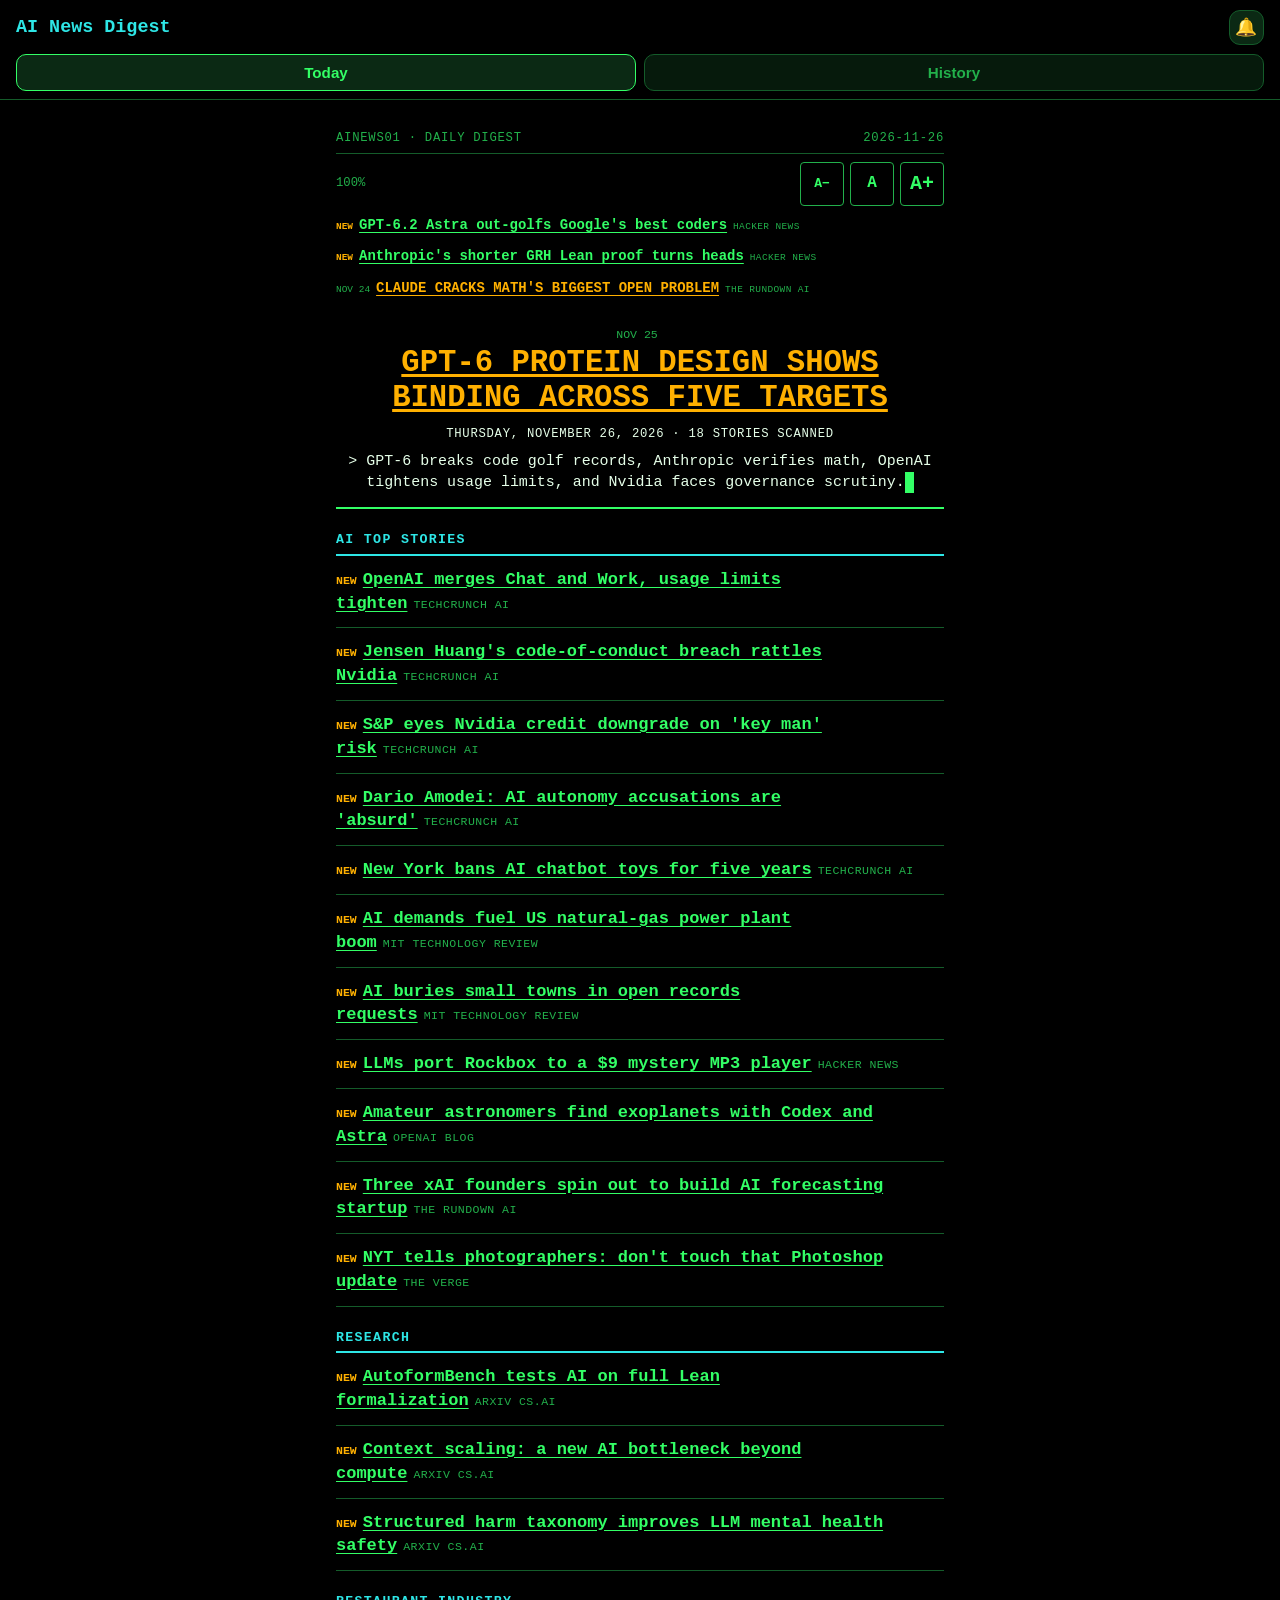
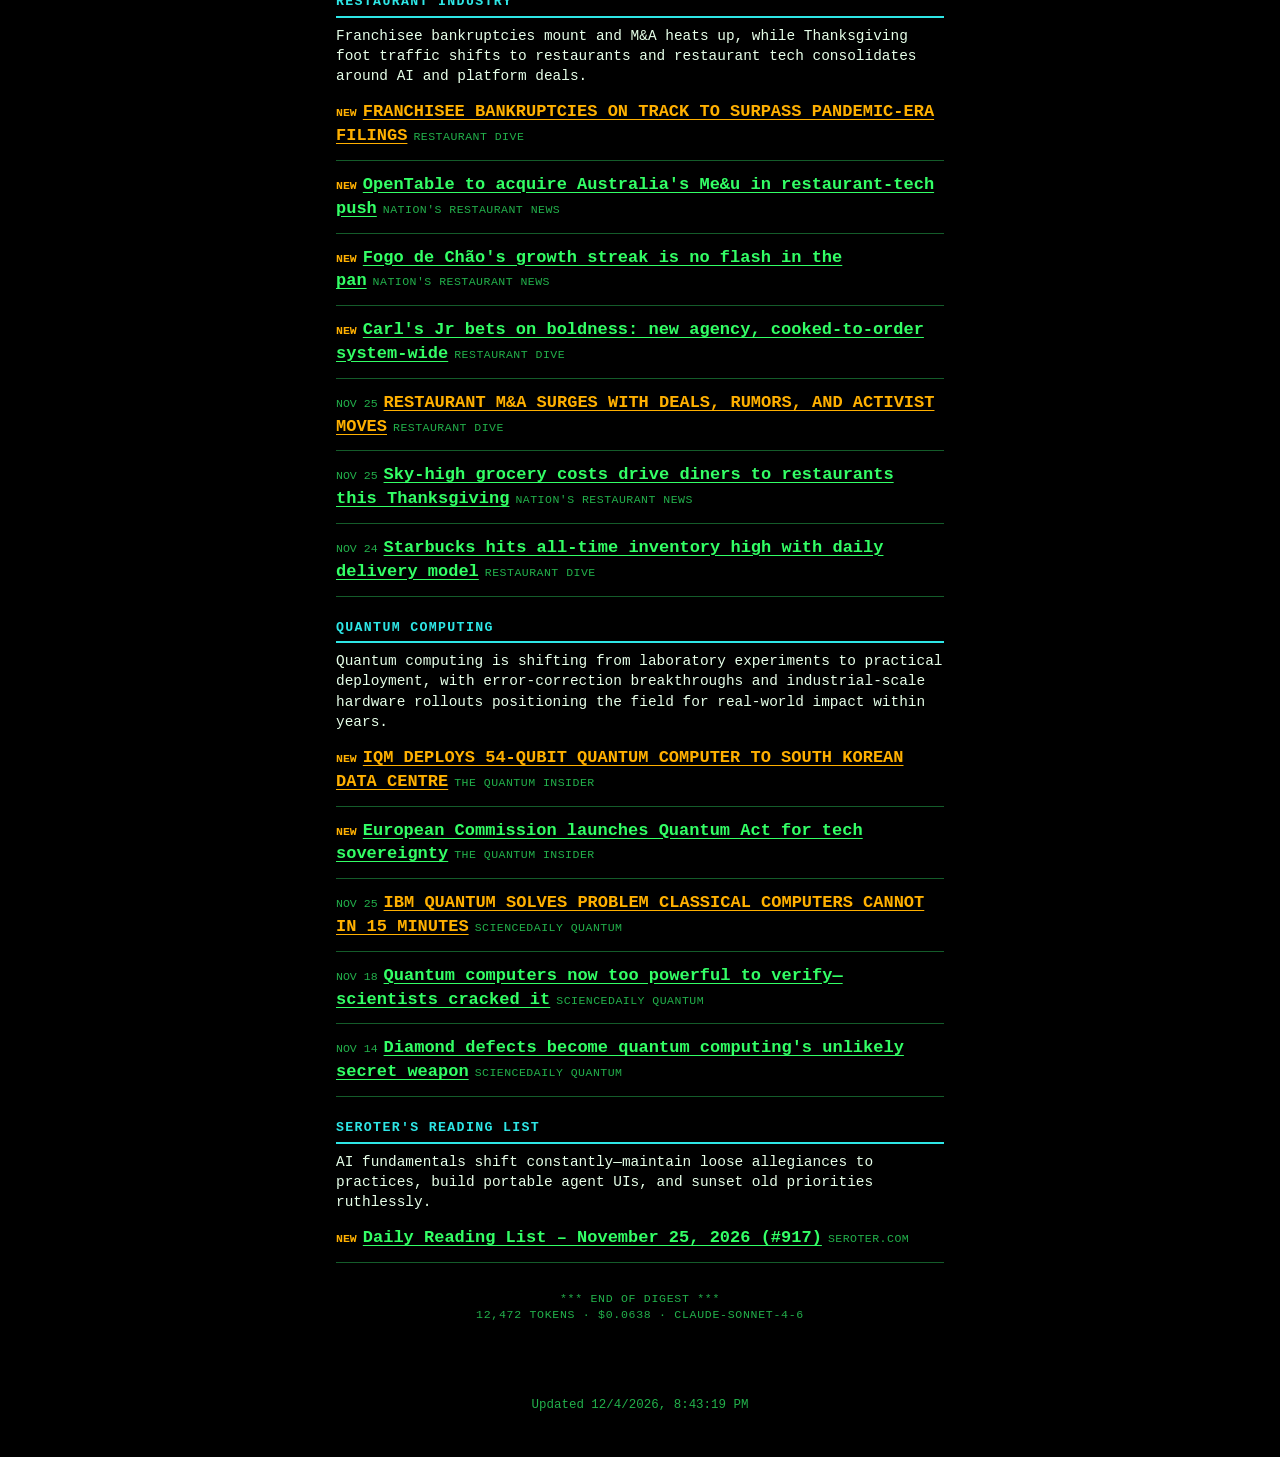
<file: index.html>
<!DOCTYPE html>
<html lang="en">
<head>
<meta charset="UTF-8">
<meta name="viewport" content="width=device-width, initial-scale=1, viewport-fit=cover">
<title>AI News Digest</title>
<meta name="theme-color" content="#000000">
<meta name="color-scheme" content="dark">
<link rel="manifest" href="./manifest.webmanifest">
<!-- iOS home-screen app behavior -->
<meta name="apple-mobile-web-app-capable" content="yes">
<meta name="apple-mobile-web-app-status-bar-style" content="black-translucent">
<meta name="apple-mobile-web-app-title" content="AI Digest">
<link rel="apple-touch-icon" href="./icons/icon-180.png">
<link rel="stylesheet" href="./styles.css">
</head>
<body>
<header class="topbar">
  <div class="titlerow">
    <h1>AI News Digest</h1>
    <button id="notify-btn" class="notify-btn" title="Daily notification">🔔</button>
  </div>
  <div class="tabs">
    <button id="tab-today" class="tab active" data-view="today">Today</button>
    <button id="tab-history" class="tab" data-view="history">History</button>
  </div>
</header>

<main id="content">
  <div id="loading" class="status">Loading…</div>
</main>

<!-- One-time notification hand-off: shown after subscribing. -->
<div id="notify-panel" class="panel" hidden>
  <div class="panel-card">
    <h2>Finish enabling notifications</h2>
    <p>Copy the code below, then on your Mac run this once in Terminal:</p>
    <pre class="cmd">cd ~/code/work/ai-news-agent
./.venv/bin/python -m utils.push_register '&lt;paste code&gt;'</pre>
    <textarea id="sub-blob" readonly rows="5"></textarea>
    <div class="panel-actions">
      <button id="copy-sub" class="btn-primary">Copy code</button>
      <button id="close-panel" class="btn-ghost">Done</button>
    </div>
    <p id="notify-msg" class="notify-msg"></p>
  </div>
</div>

<div id="pull-hint" class="pull-hint" hidden>Release to refresh…</div>

<script src="./vendor/marked.min.js"></script>
<script src="./zoom.js"></script>
<script src="./app.js"></script>
</body>
</html>
</file>
<file: styles.css>
/* AI News Digest PWA — mobile-first, mainframe-terminal palette (matches the headline
   page from utils/headline_page.py, which carries its own styles). */
* { box-sizing: border-box; margin: 0; padding: 0; -webkit-tap-highlight-color: transparent; }
:root {
  --bg: #000; --surface: #061a0c; --surface2: #0b2914; --border: #145c2a;
  --accent: #33ff66; --accent2: #2ee6e6; --text: #33ff66; --muted: #22b04b;
  --green: #33ff66; --yellow: #ffb000;
}
html { -webkit-text-size-adjust: 100%; }
body {
  background: var(--bg); color: var(--text);
  font-family: "IBM Plex Mono", Menlo, Consolas, "Courier New", monospace;
  font-size: 17px; line-height: 1.7;
  min-height: 100vh;
}

/* Sticky top bar with safe-area insets for the notch */
.topbar {
  position: sticky; top: 0; z-index: 10;
  background: rgba(0,0,0,.94); backdrop-filter: saturate(180%) blur(12px);
  border-bottom: 1px solid var(--border);
  padding: calc(env(safe-area-inset-top) + .6rem) 1rem .5rem;
}
.topbar h1 { font-size: 1.15rem; color: var(--accent2); font-weight: 700; }
.tabs { display: flex; gap: .5rem; margin-top: .6rem; }
.tab {
  flex: 1; appearance: none; border: 1px solid var(--border); background: var(--surface);
  color: var(--muted); font-size: .95rem; font-weight: 600; padding: .55rem; border-radius: 10px;
}
.tab.active { color: var(--text); border-color: var(--accent); background: var(--surface2); }

main {
  max-width: 820px; margin: 0 auto;
  padding: 1.1rem 1rem calc(env(safe-area-inset-bottom) + 2.5rem);
}
.status { color: var(--muted); text-align: center; padding: 3rem 1rem; }

/* Rendered digest markdown */
.digest-meta { color: var(--muted); font-size: .82rem; margin-bottom: 1rem; }
.digest h1 { font-size: 1.4rem; color: var(--accent2); margin: .2rem 0 1rem; }
.digest h2 {
  font-size: 1.1rem; color: var(--accent); margin: 1.8rem 0 .6rem;
  padding-bottom: .35rem; border-bottom: 1px solid var(--border);
}
.digest h3 { font-size: 1rem; color: var(--accent2); margin: 1.2rem 0 .4rem; }
.digest ul, .digest ol { padding-left: 1.2rem; }
.digest li { margin-bottom: .6rem; }
.digest p { margin-bottom: .85rem; }
.digest a { color: var(--accent); text-decoration: none; overflow-wrap: anywhere; }
.digest a:active { text-decoration: underline; }
.digest hr { border: none; border-top: 1px solid var(--border); margin: 1.5rem 0; }
.digest em { color: var(--muted); font-style: normal; font-size: .9rem; }
.digest strong { color: var(--text); }
.digest blockquote {
  border-left: 3px solid var(--accent2); background: var(--surface);
  padding: .6rem .9rem; margin: .8rem 0; border-radius: 0 8px 8px 0; color: var(--text);
}
.digest code {
  background: var(--surface2); padding: .1rem .35rem; border-radius: 5px;
  font-family: ui-monospace, Menlo, monospace; font-size: .85em;
}

/* History list */
.history-item {
  display: flex; justify-content: space-between; align-items: center;
  background: var(--surface); border: 1px solid var(--border); border-radius: 12px;
  padding: .9rem 1.1rem; margin-bottom: .7rem; color: var(--text);
}
.history-item .date { font-weight: 700; font-family: ui-monospace, Menlo, monospace; }
.history-item .count { color: var(--muted); font-size: .85rem; }
.history-item:active { border-color: var(--accent); }

.backlink {
  display: inline-block; margin-bottom: 1rem; color: var(--accent);
  font-weight: 600; font-size: .95rem;
}
.refreshed { text-align: center; color: var(--muted); font-size: .78rem; margin-top: 2rem; }
.pull-hint { position: fixed; top: 0; left: 0; right: 0; text-align: center;
  padding: .4rem; color: var(--muted); font-size: .8rem; background: var(--surface); z-index: 20; }

/* Notifications */
.titlerow { display: flex; align-items: center; justify-content: space-between; }
.notify-btn { appearance: none; background: var(--surface2); border: 1px solid var(--border);
  color: var(--text); font-size: 1.1rem; width: 2.2rem; height: 2.2rem; border-radius: 11px; }
.notify-btn.on { border-color: var(--green); }
.panel { position: fixed; inset: 0; z-index: 50; background: rgba(0,0,0,.6);
  display: flex; align-items: center; justify-content: center;
  padding: calc(env(safe-area-inset-top) + 1rem) 1rem; }
.panel[hidden] { display: none; }  /* the hidden attribute must win over display:flex */
.panel-card { background: var(--surface); border: 1px solid var(--border); border-radius: 16px;
  padding: 1.25rem; max-width: 460px; width: 100%; }
.panel-card h2 { color: var(--accent2); font-size: 1.1rem; margin-bottom: .6rem; }
.panel-card p { color: var(--muted); font-size: .9rem; margin-bottom: .7rem; }
.panel-card pre.cmd { background: var(--bg); border: 1px solid var(--border); border-radius: 8px;
  padding: .7rem; font-family: ui-monospace, Menlo, monospace; font-size: .78rem;
  white-space: pre-wrap; overflow-wrap: anywhere; color: var(--text); margin-bottom: .7rem; }
#sub-blob { width: 100%; background: var(--bg); color: var(--text); border: 1px solid var(--border);
  border-radius: 8px; padding: .6rem; font-family: ui-monospace, Menlo, monospace; font-size: .72rem;
  resize: vertical; }
.panel-actions { display: flex; gap: .6rem; margin-top: .8rem; }
.btn-primary { flex: 1; appearance: none; border: none; background: var(--accent); color: #000;
  font-weight: 700; padding: .7rem; border-radius: 10px; font-size: .95rem; }
.btn-ghost { appearance: none; border: 1px solid var(--border); background: transparent;
  color: var(--text); padding: .7rem 1rem; border-radius: 10px; font-size: .95rem; }
.notify-msg { margin-top: .6rem; margin-bottom: 0; font-size: .85rem; }
.notify-msg.err { color: var(--yellow); }
.notify-msg.ok { color: var(--green); }

/* The headline page supplies its own padding; trim main's so the column fits the phone. */
main { padding-left: 0; padding-right: 0; }
main > .status, main > .backlink, main > .history-item, main > .refreshed, main > .digest { margin-left: 1rem; margin-right: 1rem; }
</file>
